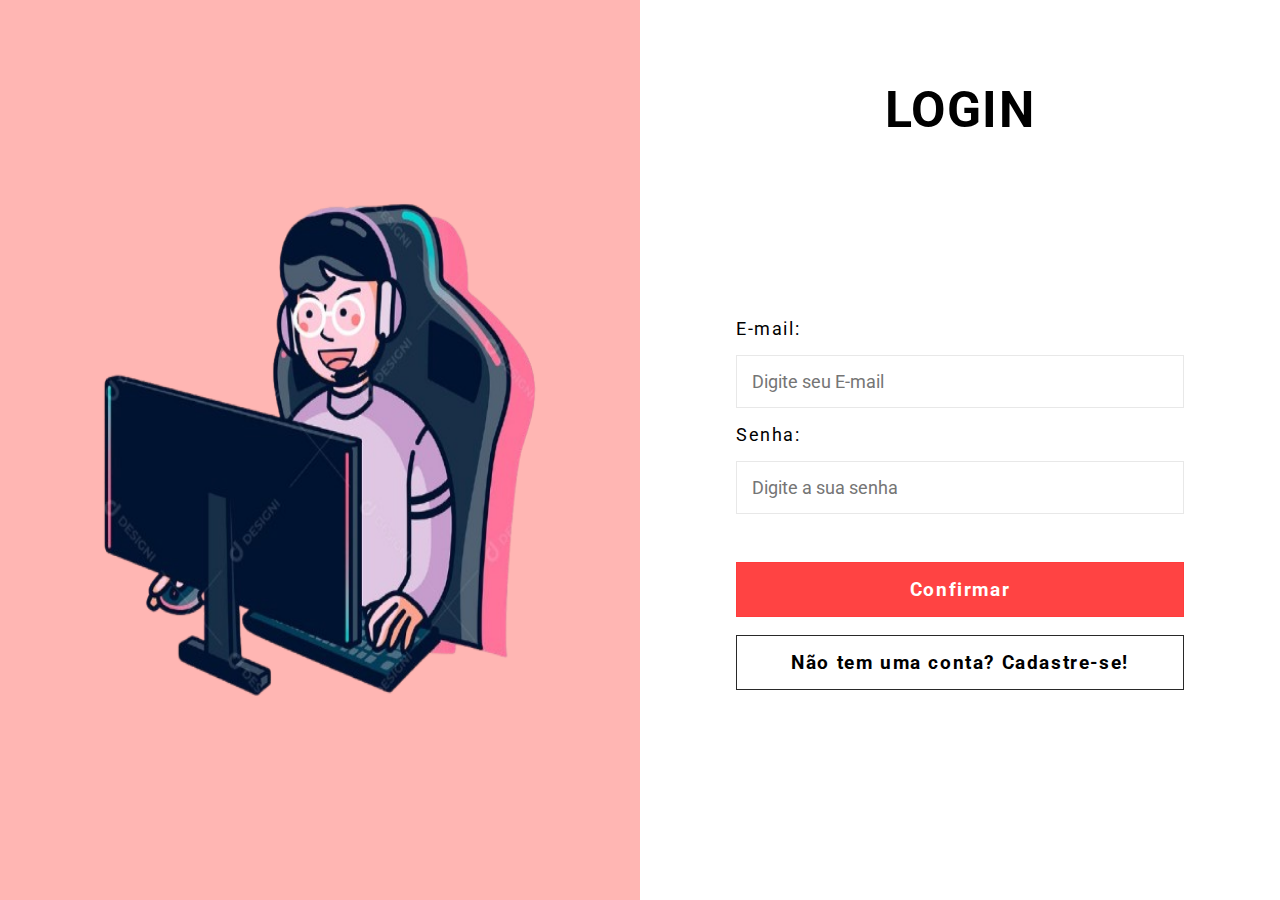
<file: src/pages/index.html>
<!DOCTYPE html>
<html lang="pt-br">
<head>
    <meta charset="UTF-8">
    <meta name="viewport" content="width=device-width, initial-scale=1.0">
    <title>Login</title>
    <link rel="preconnect" href="https://fonts.googleapis.com">
    <link rel="preconnect" href="https://fonts.gstatic.com" crossorigin>
    <link href="https://fonts.googleapis.com/css2?family=Roboto:ital,wght@0,100;0,300;0,400;0,500;0,700;0,900;1,100;1,300;1,400;1,500;1,700;1,900&display=swap" rel="stylesheet">
    <link rel="stylesheet" href="../style/styleAcesso.css">
    <link rel="stylesheet" href="../style/global.css">
</head>
<body>
    <div class="containerAcesso">
        <div class="parteImagem">
            <img src="../images/imagemAcesso.png" alt="Imagem de uma pessoa mexendo no computador">
        </div>
        <div class="parteAcesso">
            <h1>LOGIN</h1>
            <form action="../backend/loginUsuario.php" method="POST">
                <label for="campoEmailUsuario">E-mail:</label>
                <input type="email" name="campoEmailUsuario" id="campoEmailUsuario" required placeholder="Digite seu E-mail">
                <label for="campoSenhausuario">Senha:</label>
                <input type="password" name="campoSenhausuario" id="campoSenhausuario" required placeholder="Digite a sua senha">
                <input type="submit" value="Confirmar">
                <button onclick="window.location = './cadastro.html'">Não tem uma conta? Cadastre-se!</button>
            </form>
        </div>
    </div>
</body>
</html>
</file>
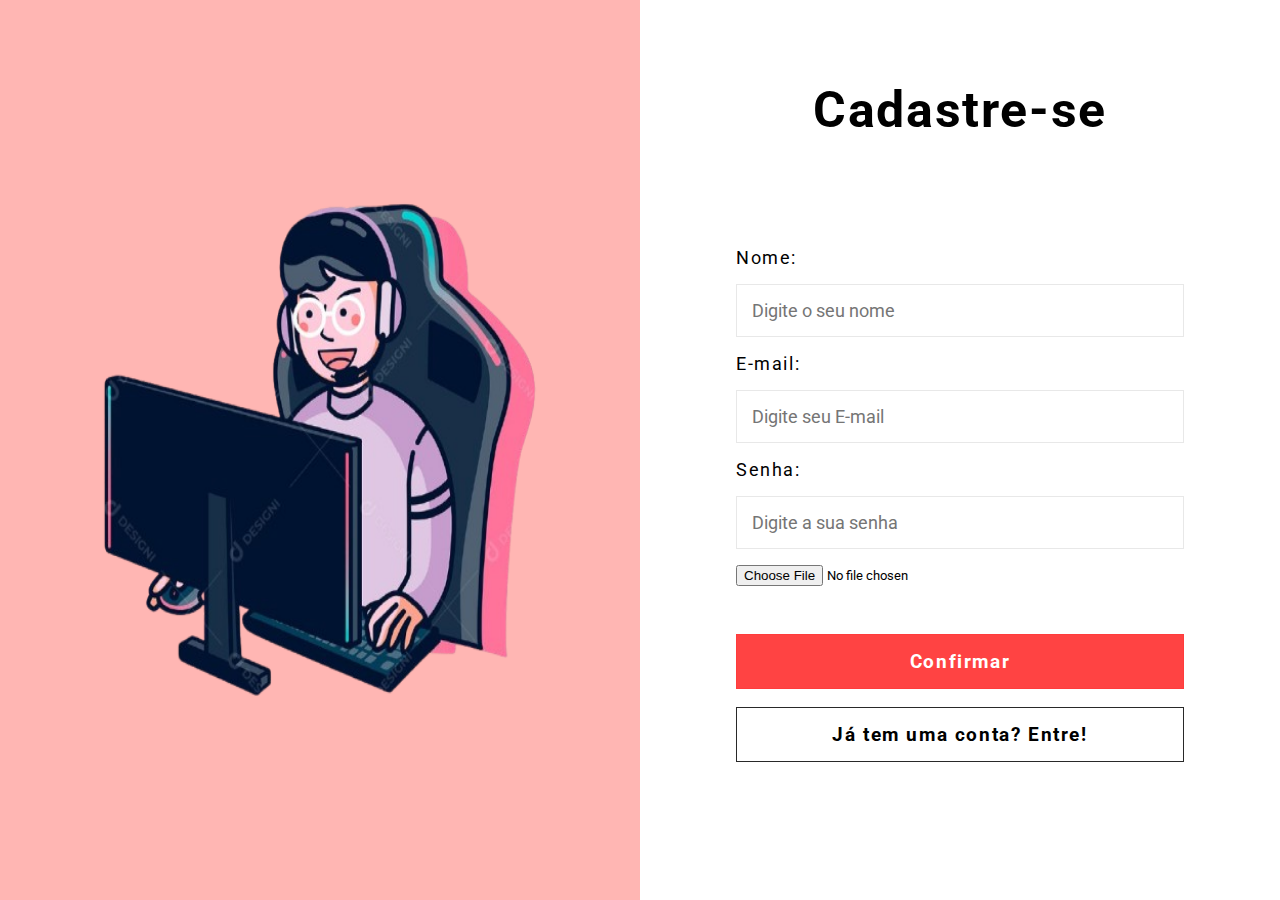
<file: src/pages/cadastro.html>
<!DOCTYPE html>
<html lang="en">
<head>
    <meta charset="UTF-8">
    <meta name="viewport" content="width=device-width, initial-scale=1.0">
    <link rel="preconnect" href="https://fonts.googleapis.com">
    <link rel="preconnect" href="https://fonts.gstatic.com" crossorigin>
    <link href="https://fonts.googleapis.com/css2?family=Roboto:ital,wght@0,100;0,300;0,400;0,500;0,700;0,900;1,100;1,300;1,400;1,500;1,700;1,900&display=swap" rel="stylesheet">
    <link rel="stylesheet" href="../style/styleAcesso.css">
    <link rel="stylesheet" href="../style/global.css">
    <title>Cadastro</title>
</head>
<body>
    <div class="containerAcesso">
        <div class="parteImagem">
            <img src="../images/imagemAcesso.png" alt="Imagem de uma pessoa mexendo no computador">
        </div>
        <div class="parteAcesso">
            <h1>Cadastre-se</h1>
            <form action="../backend/cadastroUsuario.php" method="POST" enctype="multipart/form-data">
                <label for="campoEmailUsuario">Nome:</label>
                <input type="text" name="campoNomeUsuarioNovo" id="campoNomeUsuarioNovo" required placeholder="Digite o seu nome">
                <label for="campoEmailUsuario">E-mail:</label>
                <input type="email" name="campoEmailUsuarioNovo" id="campoEmailUsuarioNovo" required placeholder="Digite seu E-mail">
                <label for="campoSenhausuario">Senha:</label>
                <input type="password" name="campoSenhausuarioNovo" id="campoSenhausuarioNovo" required placeholder="Digite a sua senha">
                <input type="file" name="enderecoImagemNovoUsuario" id="enderecoImagemNovoUsuario" accept="image/*" required>
                <input type="submit" value="Confirmar">
                <button onclick="window.location = './index.html'">Já tem uma conta? Entre!</button>
            </form>
        </div>
    </div>
</body>
</html>
</file>
<file: src/style/styleAcesso.css>
.containerAcesso{
    width: 100%;
    height: 100vh;
    display: flex;
    align-items: center;
    justify-content: center;
    flex-direction: row;
}

.parteImagem{
    height: 100%;
    width: 50%;
    background-color: #ff504a6b;
    display: flex;
    align-items: center;
    justify-content: center;
}

.parteImagem img{
    width: 80%;
    height: 70%;
}

.parteAcesso{
    height: 100%;
    width: 50%;
    display: flex;
    align-items: center;
    justify-content: center;
    flex-direction: column;
}

.parteAcesso h1{
    font-weight: bold;
    letter-spacing: 0.1rem;
    font-size: 50px;
    margin-bottom: 50px;
}

.parteAcesso form{
    display: flex;
    align-items: start;
    justify-content: center;
    flex-direction: column;
    width: 70%;
    height: 70%;
}

.parteAcesso form > *{
    margin: 8px 0;
}

.parteAcesso form input[type="email"], input[type="password"], input[type="text"]{
    width: 100%;
    padding: 15px;
    border: 1px solid #00000017;
    font-size: 18px;
}

.parteAcesso form label{
    font-size: 18px;
    letter-spacing: 0.1rem;
}

.parteAcesso form input[type="submit"]{
    margin-top: 40px;
    width: 100%;
    padding: 15px;
    color: #FFFFFF;
    background-color: #ff4343;
    border: 1px solid #ff3c3c;
    font-weight: bold;
    letter-spacing: 0.1rem;
    font-size: 19px;
    transition: 0.5s;
}

.parteAcesso form input[type="submit"]:hover{
    cursor: pointer;
    box-shadow: 1px 1px 10px #ff434338;
    background-color: #ff5b5b;
    border: 1px solid #ff4747;
    font-size: 19.5px;
    transition: 0.5s;
}

.parteAcesso form button{
    margin-top: 10px;
    width: 100%;
    padding: 15px;
    color: #000000;
    border: 1px solid #292929;
    background-color: transparent;
    font-weight: bold;
    letter-spacing: 0.1rem;
    font-size: 19px;
    transition: 0.5s;
}

.parteAcesso form button:hover{
    cursor: pointer;
    box-shadow: 1px 1px 10px #00000013;
    background-color: #ffffff;
    color: #353535;
    font-size: 19.5px;
    transition: 0.5s;
}

@media screen and (max-width: 730px){
    .parteImagem{
        display: none;
        transition: 0.5s;
    }

    .parteAcesso{
        width: 100%;
        transition: 0.5;
    }
}
</file>
<file: src/style/global.css>
*{
    padding: 0;
    margin: 0;
    box-sizing: border-box;
    font-family: 'Roboto', Arial, Helvetica, sans-serif;
}
</file>
